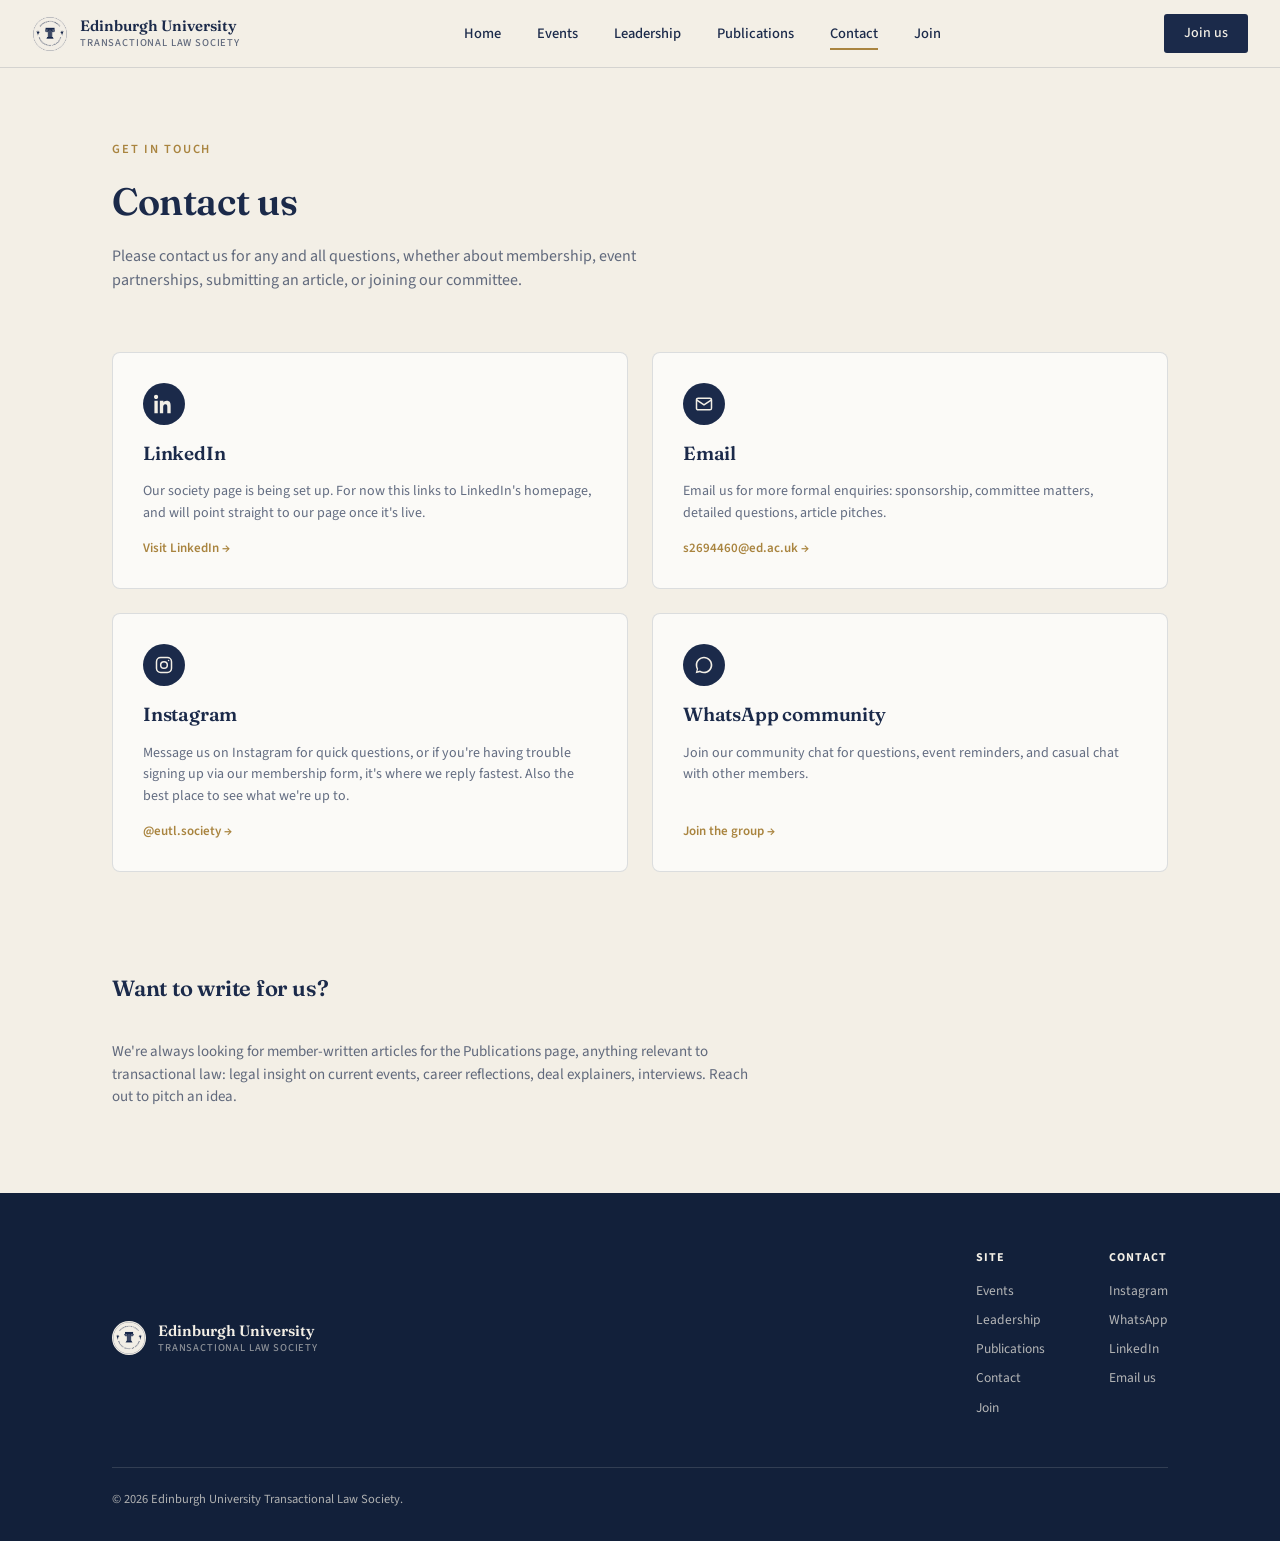
<file: eutls-site/contact.html>
<!DOCTYPE html>
<html lang="en">
<head>
<meta charset="UTF-8">
<meta name="viewport" content="width=device-width, initial-scale=1.0">
<title>Contact — Edinburgh University Transactional Law Society</title>
<link rel="preconnect" href="https://fonts.googleapis.com">
<link href="https://fonts.googleapis.com/css2?family=Fraunces:opsz,wght@9..144,400;9..144,500;9..144,600&family=Source+Sans+3:wght@400;500;600&display=swap" rel="stylesheet">
<style>
:root {
  --navy: #1B2A4A; --navy-deep: #12203A;
  --cream: #F3EFE6; --cream-warm: #ECE5D6; --white: #FBFAF7;
  --brass: #A9843F; --line: rgba(27,42,74,0.14); --text-soft: rgba(27,42,74,0.68);
}
* { margin:0; padding:0; box-sizing:border-box; }
body { background: var(--cream); color: var(--navy); font-family:'Source Sans 3',sans-serif; line-height:1.5; }
h1,h2,h3 { font-family:'Fraunces',serif; font-weight:600; letter-spacing:-0.01em; }
a { color:inherit; text-decoration:none; }
img { max-width:100%; display:block; }
.wrap { max-width:1120px; margin:0 auto; padding:0 32px; }

/* Header / nav */
header { border-bottom:1px solid var(--line); background:var(--cream); position:sticky; top:0; z-index:10; }
.nav { display:flex; align-items:center; justify-content:space-between; padding:14px 32px; }
.brand { display:flex; align-items:center; gap:12px; }
.brand img { width:36px; height:36px; border-radius:50%; }
.brand-name { font-family:'Fraunces',serif; font-size:15px; font-weight:600; line-height:1.2; }
.brand-name span { display:block; font-family:'Source Sans 3',sans-serif; font-size:10.5px; letter-spacing:0.08em; text-transform:uppercase; color:var(--text-soft); font-weight:500; margin-top:2px; }
nav.links { display:flex; gap:36px; }
nav.links a { font-size:14.5px; font-weight:500; position:relative; padding:4px 0; }
nav.links a.active::after { content:''; position:absolute; left:0; right:0; bottom:-2px; height:2px; background:var(--brass); }
.join-btn { background:var(--navy); color:var(--cream); padding:9px 20px; border-radius:3px; font-size:14px; font-weight:500; }
.menu-toggle { display:none; background:none; border:none; padding:6px; }
.menu-toggle svg { width:22px; height:22px; }

/* Generic page header */
.page-head { padding:64px 32px 40px; border-bottom:1px solid var(--line); }
.eyebrow { font-size:12.5px; letter-spacing:0.14em; text-transform:uppercase; color:var(--brass); font-weight:600; margin-bottom:14px; }
.page-head h1 { font-size:38px; margin-bottom:12px; }
.page-head p { font-size:16px; color:var(--text-soft); max-width:580px; }

/* Hero (home) */
.hero { padding: 96px 32px 88px; overflow:hidden; }
.hero-inner { max-width:1120px; margin:0 auto; display:grid; grid-template-columns:1.1fr 0.9fr; gap:64px; align-items:center; }
.hero h1 { font-size:52px; line-height:1.08; margin-bottom:22px; }
.hero p { font-size:17px; color:var(--text-soft); max-width:480px; margin-bottom:32px; }
.hero-ctas { display:flex; gap:14px; }
.btn-primary { background:var(--navy); color:var(--cream); padding:13px 26px; border-radius:3px; font-size:14.5px; font-weight:500; }
.btn-secondary { border:1px solid var(--navy); padding:12px 25px; border-radius:3px; font-size:14.5px; font-weight:500; }
.hero-column { display:flex; align-items:center; justify-content:center; position:relative; }
.column-graphic { width:100%; max-width:280px; }

/* Mission strip */
.mission-strip { background:var(--navy); color:var(--cream); padding:46px 32px; }
.mission-strip .wrap { display:flex; gap:56px; align-items:center; }
.mission-strip p.quote { font-family:'Fraunces',serif; font-size:21px; font-weight:500; line-height:1.45; flex:1.4; }
.mission-stats { display:flex; gap:40px; flex:1; }
.stat-num { font-family:'Fraunces',serif; font-size:30px; font-weight:600; color:var(--brass); }
.stat-label { font-size:12px; color:rgba(243,239,230,0.7); text-transform:uppercase; letter-spacing:0.06em; margin-top:4px; }

/* Section generic */
section { padding: 84px 32px; }
.section-head { display:flex; justify-content:space-between; align-items:flex-end; margin-bottom:40px; border-bottom:1px solid var(--line); padding-bottom:22px; }
.section-head h2 { font-size:30px; }
.section-head a.view-all { font-size:13.5px; font-weight:600; color:var(--brass); }

/* Event rows (shared: home teaser + events page) */
.event-row { display:grid; grid-template-columns:88px 1fr auto auto; gap:24px; align-items:center; padding:20px 0; border-bottom:1px solid var(--line); }
.event-date { font-family:'Fraunces',serif; text-align:center; }
.event-date .day { font-size:26px; font-weight:600; display:block; line-height:1; }
.event-date .mon { font-size:11.5px; text-transform:uppercase; letter-spacing:0.06em; color:var(--text-soft); }
.event-title { font-size:16.5px; font-weight:600; margin-bottom:4px; }
.event-meta { font-size:13.5px; color:var(--text-soft); }
.event-tag { font-size:11.5px; text-transform:uppercase; letter-spacing:0.06em; font-weight:600; color:var(--navy); background:var(--cream-warm); padding:6px 12px; border-radius:20px; white-space:nowrap; }
.event-cta { font-size:13.5px; font-weight:600; color:var(--brass); white-space:nowrap; }

/* Events page specific */
.filters { display:flex; gap:10px; padding:28px 32px 0; }
.filter-pill { font-size:13px; font-weight:600; padding:7px 16px; border-radius:20px; border:1px solid var(--line); color:var(--text-soft); }
.filter-pill.active { background:var(--navy); color:var(--cream); border-color:var(--navy); }
.events-list { padding:20px 32px 90px; }
.month-label { font-size:12.5px; text-transform:uppercase; letter-spacing:0.1em; color:var(--text-soft); font-weight:600; margin:32px 0 6px; }
.past-section { background:var(--cream-warm); padding:64px 32px 90px; }
.past-grid { display:grid; grid-template-columns:repeat(3,1fr); gap:24px; margin-top:32px; }
.past-card { background:var(--white); border:1px solid var(--line); border-radius:6px; padding:24px; }
.past-card .tag { font-size:11px; text-transform:uppercase; letter-spacing:0.06em; color:var(--text-soft); font-weight:600; margin-bottom:10px; }
.past-card h4 { font-size:16px; font-weight:600; margin-bottom:6px; }
.past-card p { font-size:13.5px; color:var(--text-soft); }

/* Why join (home) */
.why-grid { display:grid; grid-template-columns:repeat(3,1fr); gap:32px; }
.why-card { background:var(--white); border:1px solid var(--line); border-radius:6px; padding:30px 26px; }
.why-num { font-family:'Fraunces',serif; font-size:13px; color:var(--brass); font-weight:600; margin-bottom:14px; }
.why-card h3 { font-size:18px; margin-bottom:10px; }
.why-card p { font-size:14.5px; color:var(--text-soft); }

/* Publications teaser (home) + full page */
.pub-grid { display:grid; grid-template-columns:1.3fr 1fr; gap:28px; }
.pub-feature { background:var(--navy); color:var(--cream); border-radius:6px; padding:36px; display:flex; flex-direction:column; justify-content:flex-end; min-height:260px; }
.pub-feature .tag { font-size:11.5px; text-transform:uppercase; letter-spacing:0.08em; color:var(--brass); font-weight:600; margin-bottom:12px; }
.pub-feature h3 { font-size:24px; margin-bottom:10px; }
.pub-feature p { font-size:14px; color:rgba(243,239,230,0.75); }
.pub-side { display:flex; flex-direction:column; gap:20px; }
.pub-mini { border:1px solid var(--line); border-radius:6px; padding:22px; background:var(--white); }
.pub-mini .tag { font-size:11px; text-transform:uppercase; letter-spacing:0.06em; color:var(--text-soft); font-weight:600; margin-bottom:8px; }
.pub-mini h4 { font-size:15.5px; font-weight:600; }

/* Publications page */
.tabs { display:flex; gap:8px; padding:28px 32px 0; }
.tab { font-size:14px; font-weight:600; padding:10px 22px; border-radius:20px; cursor:pointer; }
.tab.active { background:var(--navy); color:var(--cream); }
.tab:not(.active) { color:var(--text-soft); border:1px solid var(--line); }
.tab-panel { display:none; }
.tab-panel.active { display:block; }
.nl-section { padding:36px 32px 80px; }
.nl-feature { background:var(--navy); color:var(--cream); border-radius:8px; padding:40px; display:grid; grid-template-columns:1fr auto; gap:24px; align-items:center; margin-bottom:28px; }
.nl-feature .tag { font-size:11.5px; text-transform:uppercase; letter-spacing:0.08em; color:var(--brass); font-weight:600; margin-bottom:12px; }
.nl-feature h3 { font-size:26px; margin-bottom:10px; }
.nl-feature p { font-size:14.5px; color:rgba(243,239,230,0.75); max-width:480px; }
.nl-feature .read-btn { background:var(--cream); color:var(--navy); padding:12px 24px; border-radius:3px; font-size:14px; font-weight:600; white-space:nowrap; }
.nl-item { display:flex; justify-content:space-between; align-items:center; padding:18px 0; border-bottom:1px solid var(--line); }
.nl-item-title { font-size:15.5px; font-weight:600; }
.nl-item-date { font-size:13px; color:var(--text-soft); }
.nl-item-link { font-size:13px; font-weight:600; color:var(--brass); }
.articles-section { background:var(--cream-warm); padding:64px 32px 90px; }
.article-grid { display:grid; grid-template-columns:repeat(3,1fr); gap:24px; margin-top:32px; }
.article-card { background:var(--white); border:1px solid var(--line); border-radius:6px; overflow:hidden; }
.article-cover { aspect-ratio:16/10; background:var(--cream-warm); border-bottom:1px solid var(--line); }
.article-body { padding:22px; }
.article-cat { font-size:11px; text-transform:uppercase; letter-spacing:0.06em; color:var(--brass); font-weight:600; margin-bottom:8px; }
.article-title { font-size:16.5px; font-weight:600; margin-bottom:8px; line-height:1.3; }
.article-meta { font-size:12.5px; color:var(--text-soft); }

/* Sponsors (home) */
.sponsors { background:var(--cream-warm); }
.sponsor-row { display:flex; align-items:center; justify-content:space-between; gap:30px; flex-wrap:wrap; }
.sponsor-mark { font-family:'Fraunces',serif; font-size:17px; font-weight:600; color:var(--text-soft); opacity:0.6; }

/* Leadership */
.team-grid { padding:56px 32px 90px; display:grid; grid-template-columns:repeat(3,1fr); gap:28px; }
.profile-card { background:var(--white); border:1px solid var(--line); border-radius:6px; overflow:hidden; }
.profile-photo { aspect-ratio:1/1; background:var(--cream-warm); display:flex; align-items:center; justify-content:center; color:var(--text-soft); border-bottom:1px solid var(--line); }
.profile-photo svg { width:44px; height:44px; opacity:0.35; }
.profile-body { padding:22px 22px 24px; }
.profile-role { font-size:11.5px; text-transform:uppercase; letter-spacing:0.08em; color:var(--brass); font-weight:600; margin-bottom:6px; }
.profile-name { font-size:19px; font-weight:600; margin-bottom:10px; }
.profile-bio { font-size:13.5px; color:var(--text-soft); margin-bottom:14px; }
.profile-link { font-size:12.5px; font-weight:600; color:var(--navy); display:flex; align-items:center; gap:6px; }

/* Join page */
.join-hero { padding:72px 32px 0; }
.join-hero h1 { font-size:40px; margin-bottom:14px; max-width:600px; }
.join-hero p { font-size:16px; color:var(--text-soft); max-width:540px; }
.join-layout { padding:48px 32px 100px; display:grid; grid-template-columns:1fr 1fr; gap:56px; align-items:start; }
.perks-list { display:flex; flex-direction:column; gap:22px; }
.perk { display:flex; gap:16px; }
.perk-icon { width:38px; height:38px; border-radius:50%; background:var(--navy); color:var(--cream); flex-shrink:0; display:flex; align-items:center; justify-content:center; font-family:'Fraunces',serif; font-weight:600; font-size:14px; }
.perk h4 { font-size:15.5px; font-weight:600; margin-bottom:4px; }
.perk p { font-size:13.5px; color:var(--text-soft); }
.form-card { background:var(--white); border:1px solid var(--line); border-radius:8px; padding:36px; }
.form-card h3 { font-size:20px; margin-bottom:6px; }
.form-card .sub { font-size:13.5px; color:var(--text-soft); margin-bottom:26px; }
.field { margin-bottom:18px; }
.field label { display:block; font-size:12.5px; font-weight:600; margin-bottom:7px; color:var(--navy); }
.field input { width:100%; padding:11px 14px; border:1px solid var(--line); border-radius:4px; background:var(--cream); font-family:'Source Sans 3',sans-serif; font-size:14px; color:var(--navy); }
.field input::placeholder { color:rgba(27,42,74,0.35); }
.submit-btn { width:100%; background:var(--navy); color:var(--cream); padding:13px; border-radius:4px; font-size:14.5px; font-weight:600; margin-top:6px; text-align:center; border:none; cursor:pointer; font-family:inherit; }
.form-note { font-size:11.5px; color:var(--text-soft); margin-top:14px; text-align:center; }

/* Footer */
footer { background:var(--navy-deep); color:rgba(243,239,230,0.7); padding:56px 32px 32px; }
.footer-top { display:flex; justify-content:space-between; gap:40px; margin-bottom:40px; }
.footer-brand { display:flex; gap:12px; align-items:center; }
.footer-brand img { width:34px; height:34px; border-radius:50%; }
.footer-brand .brand-name { color:var(--cream); }
.footer-brand .brand-name span { color:rgba(243,239,230,0.55); }
.footer-cols { display:flex; gap:64px; }
.footer-col h5 { font-size:12px; text-transform:uppercase; letter-spacing:0.08em; color:var(--cream); margin-bottom:14px; }
.footer-col a { display:block; font-size:13.5px; margin-bottom:9px; color:rgba(243,239,230,0.72); }
.footer-bottom { border-top:1px solid rgba(243,239,230,0.14); padding-top:22px; font-size:12.5px; }

/* Leadership — no photo variant */
.profile-card.no-photo .profile-body { padding:24px; }

/* Events — clickable rows, non-clickable past rows */
a.event-row { display:grid; text-decoration:none; color:inherit; transition:background 0.15s; }
a.event-row:hover { background:var(--cream-warm); }
.event-row.past { cursor:default; opacity:0.82; }
.event-row.past:hover { background:transparent; }
.filter-pill { cursor:pointer; }

/* Publications — article links, no image */
a.article-card { display:block; text-decoration:none; color:inherit; transition:box-shadow 0.15s; }
a.article-card:hover { box-shadow:0 2px 10px rgba(27,42,74,0.08); }
a.nl-item, a.nl-feature { display:grid; text-decoration:none; color:inherit; }
a.nl-item { display:flex; }
.nl-item:hover, a.article-card:hover { background:var(--cream-warm); }

/* Detail / reading pages */
.detail-head { padding:64px 32px 32px; border-bottom:1px solid var(--line); }
.detail-back { font-size:13.5px; font-weight:600; color:var(--brass); margin-bottom:24px; display:inline-block; }
.detail-meta-row { display:flex; gap:16px; align-items:center; font-size:13.5px; color:var(--text-soft); margin-bottom:18px; flex-wrap:wrap; }
.detail-body { padding:48px 32px 90px; max-width:760px; margin:0 auto; }
.detail-body p { font-size:16px; line-height:1.7; color:var(--navy); margin-bottom:20px; }

/* Contact page */
.contact-hero { padding:72px 32px 20px; }
.contact-hero p { font-size:16px; color:var(--text-soft); max-width:560px; margin-top:14px; }
.contact-grid { padding:40px 32px 100px; display:grid; grid-template-columns:repeat(2,1fr); gap:24px; }
.contact-card { background:var(--white); border:1px solid var(--line); border-radius:8px; padding:30px; display:flex; flex-direction:column; gap:14px; text-decoration:none; color:inherit; transition:box-shadow 0.15s; }
.contact-card:hover { box-shadow:0 2px 14px rgba(27,42,74,0.09); }
.contact-icon { width:42px; height:42px; border-radius:50%; background:var(--navy); color:var(--cream); display:flex; align-items:center; justify-content:center; }
.contact-icon svg { width:20px; height:20px; }
.contact-card h3 { font-size:19px; }
.contact-card p { font-size:14px; color:var(--text-soft); line-height:1.55; }
.contact-card .cta { font-size:13px; font-weight:600; color:var(--brass); margin-top:auto; }

/* Responsive */
@media (max-width: 860px) {
  .hero-inner { grid-template-columns:1fr; }
  .hero-column { display:none; }
  .why-grid { grid-template-columns:1fr; }
  .pub-grid { grid-template-columns:1fr; }
  .mission-strip .wrap { flex-direction:column; align-items:flex-start; }
  .team-grid { grid-template-columns:1fr; }
  .article-grid { grid-template-columns:1fr; }
  .past-grid { grid-template-columns:1fr; }
  .join-layout { grid-template-columns:1fr; }
  .nl-feature { grid-template-columns:1fr; }
  .footer-top { flex-direction:column; gap:28px; }
  .footer-cols { gap:40px; }

  nav.links { display:none; position:absolute; top:100%; left:0; right:0; background:var(--cream); flex-direction:column; gap:0; border-bottom:1px solid var(--line); padding:8px 32px 16px; }
  nav.links.open { display:flex; }
  nav.links a { padding:12px 0; border-bottom:1px solid var(--line); }
  nav.links a:last-child { border-bottom:none; }
  .menu-toggle { display:block; }
  .join-btn { display:none; }
  header { position:sticky; }

  .event-row { grid-template-columns:56px 1fr; row-gap:6px; }
  .event-row .event-tag, .event-row .event-cta { display:none; }
  .contact-grid { grid-template-columns:1fr; }
}

</style>

<script defer type="module" src="https://static.cloudflareinsights.com/beacon.min.js" data-cf-beacon='{"token": "8230e5f3593f4007ab31b7d500891e15"}'></script>
</head>
<body>

<header>
  <div class="nav">
    <div class="brand">
      <img src="logo.png" alt="EUTLS crest">
      <div class="brand-name">Edinburgh University<span>Transactional Law Society</span></div>
    </div>
    <nav class="links" id="navLinks">
      <a href="/index.html">Home</a>
      <a href="/events.html">Events</a>
      <a href="/leadership.html">Leadership</a>
      <a href="/publications.html">Publications</a>
      <a href="/contact.html" class="active">Contact</a>
      <a href="/join.html">Join</a>
    </nav>
    <a href="/join.html" class="join-btn">Join us</a>
    <button class="menu-toggle" id="menuToggle" aria-label="Toggle menu">
      <svg viewBox="0 0 24 24" fill="none" stroke="#1B2A4A" stroke-width="2"><line x1="3" y1="6" x2="21" y2="6"/><line x1="3" y1="12" x2="21" y2="12"/><line x1="3" y1="18" x2="21" y2="18"/></svg>
    </button>
  </div>
</header>

<div class="contact-hero wrap">
  <div class="eyebrow">Get in touch</div>
  <h1 style="font-size:38px;">Contact us</h1>
  <p>Please contact us for any and all questions, whether about membership, event partnerships, submitting an article, or joining our committee.</p>
</div>

<div class="contact-grid wrap">
  <a class="contact-card" href="https://www.linkedin.com" target="_blank" rel="noopener">
    <div class="contact-icon"><svg viewBox="0 0 24 24" fill="currentColor"><path d="M4.98 3.5C4.98 4.88 3.94 6 2.5 6S0 4.88 0 3.5 1.06 1 2.5 1s2.48 1.12 2.48 2.5zM.5 8h4V23h-4V8zm7 0h3.83v2.05h.05c.53-1 1.84-2.05 3.79-2.05 4.05 0 4.8 2.67 4.8 6.14V23h-4v-6.9c0-1.65-.03-3.77-2.3-3.77-2.3 0-2.65 1.8-2.65 3.65V23h-4V8z"/></svg></div>
    <h3>LinkedIn</h3>
    <p>Our society page is being set up. For now this links to LinkedIn's homepage, and will point straight to our page once it's live.</p>
    <div class="cta">Visit LinkedIn →</div>
  </a>

  <a class="contact-card" href="mailto:s2694460@ed.ac.uk">
    <div class="contact-icon"><svg viewBox="0 0 24 24" fill="none" stroke="currentColor" stroke-width="1.8"><rect x="3" y="5" width="18" height="14" rx="2"/><path d="M3 7l9 6 9-6"/></svg></div>
    <h3>Email</h3>
    <p>Email us for more formal enquiries: sponsorship, committee matters, detailed questions, article pitches.</p>
    <div class="cta">s2694460@ed.ac.uk →</div>
  </a>

  <a class="contact-card" href="https://www.instagram.com/eutl.society?igsi=ejczN2JxeW9nNTJ5&utm_source=qr" target="_blank" rel="noopener">
    <div class="contact-icon"><svg viewBox="0 0 24 24" fill="none" stroke="currentColor" stroke-width="1.8"><rect x="3" y="3" width="18" height="18" rx="5"/><circle cx="12" cy="12" r="4"/><circle cx="17.5" cy="6.5" r="0.9" fill="currentColor" stroke="none"/></svg></div>
    <h3>Instagram</h3>
    <p>Message us on Instagram for quick questions, or if you're having trouble signing up via our membership form, it's where we reply fastest. Also the best place to see what we're up to.</p>
    <div class="cta">@eutl.society →</div>
  </a>

  <a class="contact-card" href="https://chat.whatsapp.com/KjmdOLC6unAFqR77vFEzIg" target="_blank" rel="noopener">
    <div class="contact-icon"><svg viewBox="0 0 24 24" fill="currentColor"><path d="M12 2C6.48 2 2 6.48 2 12c0 1.85.5 3.58 1.36 5.07L2 22l5.07-1.33A9.94 9.94 0 0 0 12 22c5.52 0 10-4.48 10-10S17.52 2 12 2zm0 18c-1.6 0-3.1-.43-4.4-1.18l-.31-.18-3.12.82.83-3.04-.2-.32A7.94 7.94 0 0 1 4 12c0-4.41 3.59-8 8-8s8 3.59 8 8-3.59 8-8 8z"/></svg></div>
    <h3>WhatsApp community</h3>
    <p>Join our community chat for questions, event reminders, and casual chat with other members.</p>
    <div class="cta">Join the group →</div>
  </a>
</div>

<section style="padding-top:0;">
  <div class="wrap">
    <div class="section-head" style="border:none; margin-bottom:14px;"><h2 style="font-size:22px;">Want to write for us?</h2></div>
    <p style="font-size:15px; color:var(--text-soft); max-width:640px;">We're always looking for member-written articles for the Publications page, anything relevant to transactional law: legal insight on current events, career reflections, deal explainers, interviews. Reach out to pitch an idea.</p>
  </div>
</section>

<footer>
  <div class="wrap">
    <div class="footer-top">
      <div class="footer-brand">
        <img src="logo.png" alt="EUTLS crest">
        <div class="brand-name">Edinburgh University<span>Transactional Law Society</span></div>
      </div>
      <div class="footer-cols">
        <div class="footer-col">
          <h5>Site</h5>
          <a href="/events.html">Events</a>
          <a href="/leadership.html">Leadership</a>
          <a href="/publications.html">Publications</a>
          <a href="/contact.html">Contact</a>
          <a href="/join.html">Join</a>
        </div>
        <div class="footer-col">
          <h5>Contact</h5>
          <a href="https://www.instagram.com/eutl.society?igsi=ejczN2JxeW9nNTJ5&utm_source=qr" target="_blank" rel="noopener">Instagram</a>
          <a href="https://chat.whatsapp.com/KjmdOLC6unAFqR77vFEzIg" target="_blank" rel="noopener">WhatsApp</a>
          <a href="https://www.linkedin.com" target="_blank" rel="noopener">LinkedIn</a>
          <a href="mailto:s2694460@ed.ac.uk">Email us</a>
        </div>
      </div>
    </div>
    <div class="footer-bottom">© 2026 Edinburgh University Transactional Law Society.</div>
  </div>
</footer>

<script>
  const t = document.getElementById('menuToggle');
  const n = document.getElementById('navLinks');
  if (t) t.addEventListener('click', () => n.classList.toggle('open'));
</script>

</body>
</html>
</file>
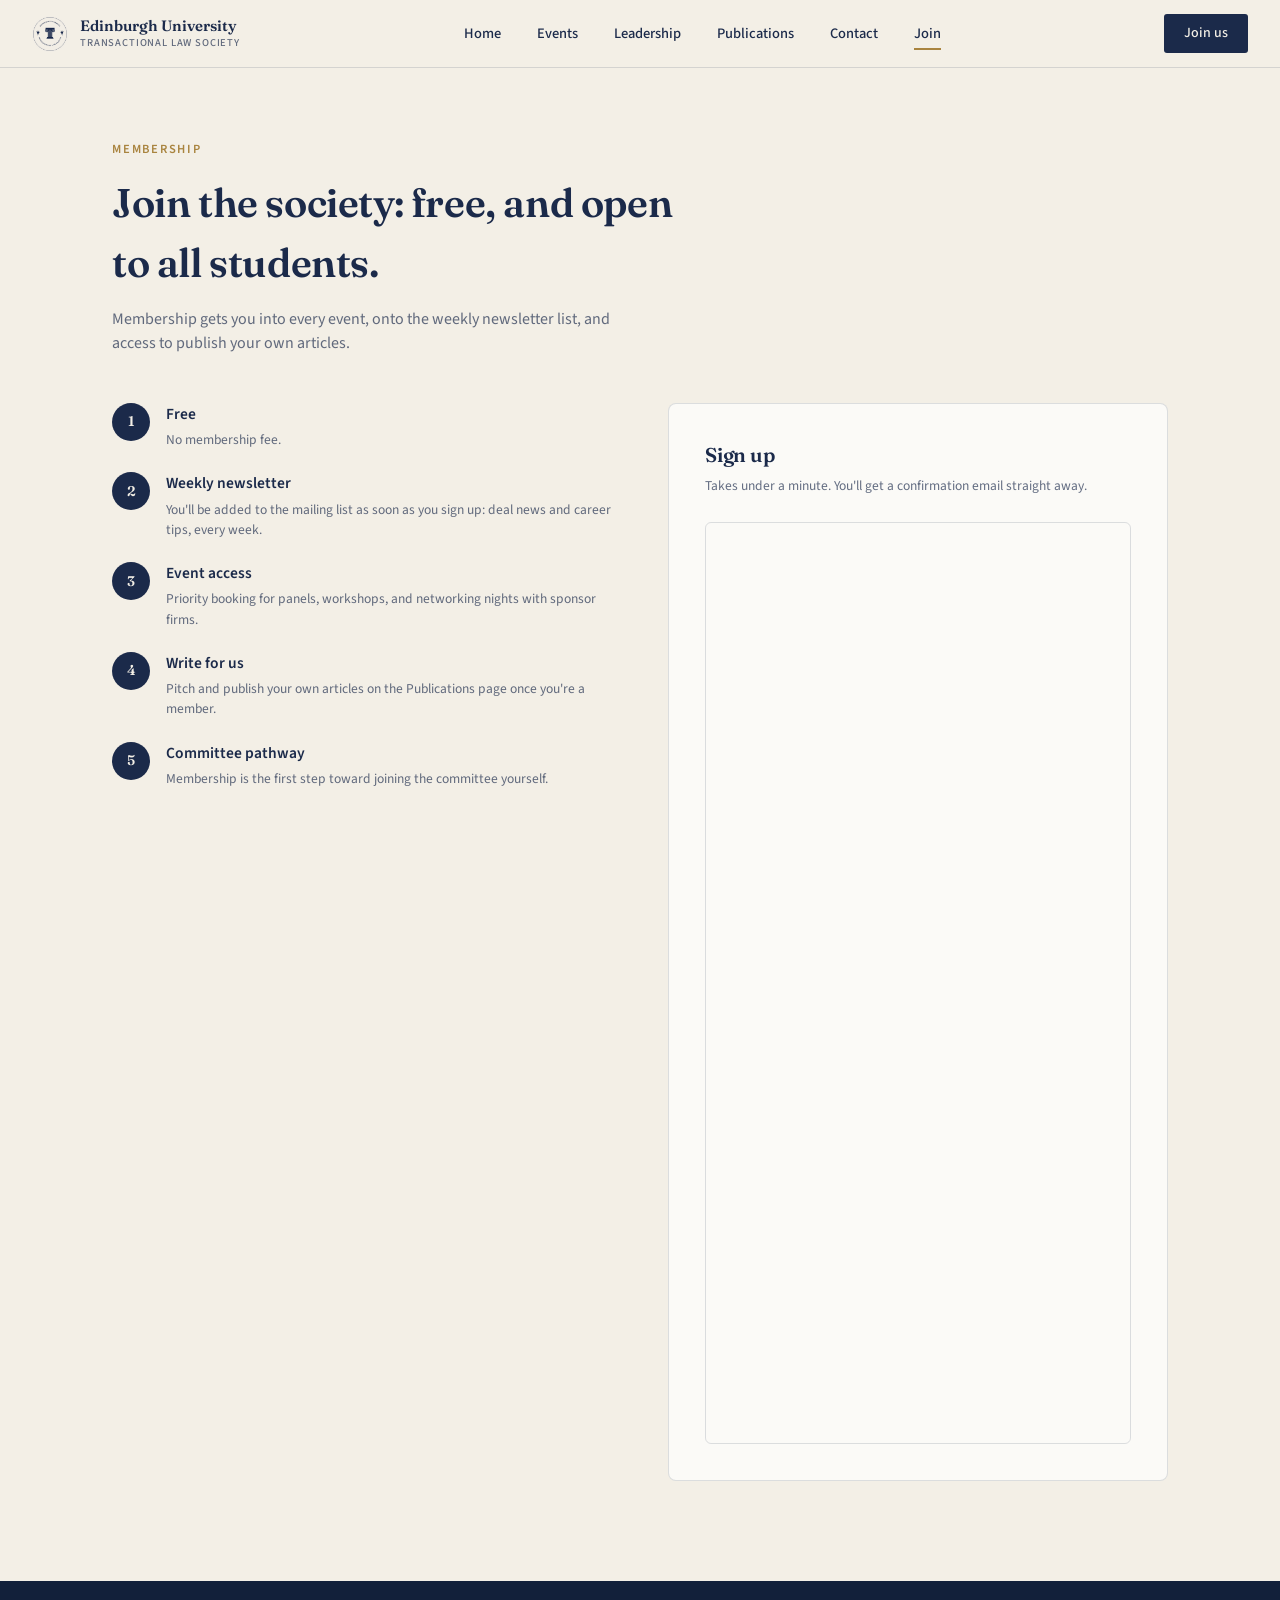
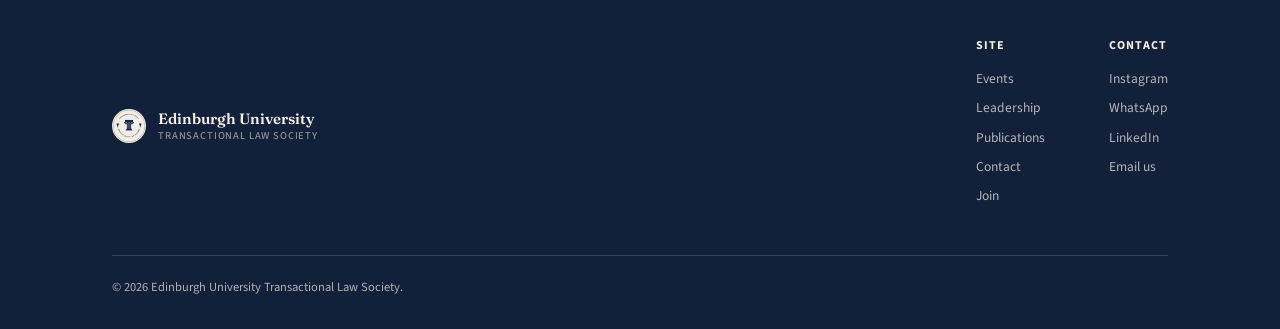
<file: eutls-site/join.html>
<!DOCTYPE html>
<html lang="en">
<head>
<meta charset="UTF-8">
<meta name="viewport" content="width=device-width, initial-scale=1.0">
<title>Join — Edinburgh University Transactional Law Society</title>
<link rel="preconnect" href="https://fonts.googleapis.com">
<link href="https://fonts.googleapis.com/css2?family=Fraunces:opsz,wght@9..144,400;9..144,500;9..144,600&family=Source+Sans+3:wght@400;500;600&display=swap" rel="stylesheet">
<style>
:root {
  --navy: #1B2A4A; --navy-deep: #12203A;
  --cream: #F3EFE6; --cream-warm: #ECE5D6; --white: #FBFAF7;
  --brass: #A9843F; --line: rgba(27,42,74,0.14); --text-soft: rgba(27,42,74,0.68);
}
* { margin:0; padding:0; box-sizing:border-box; }
body { background: var(--cream); color: var(--navy); font-family:'Source Sans 3',sans-serif; line-height:1.5; }
h1,h2,h3 { font-family:'Fraunces',serif; font-weight:600; letter-spacing:-0.01em; }
a { color:inherit; text-decoration:none; }
img { max-width:100%; display:block; }
.wrap { max-width:1120px; margin:0 auto; padding:0 32px; }

/* Header / nav */
header { border-bottom:1px solid var(--line); background:var(--cream); position:sticky; top:0; z-index:10; }
.nav { display:flex; align-items:center; justify-content:space-between; padding:14px 32px; }
.brand { display:flex; align-items:center; gap:12px; }
.brand img { width:36px; height:36px; border-radius:50%; }
.brand-name { font-family:'Fraunces',serif; font-size:15px; font-weight:600; line-height:1.2; }
.brand-name span { display:block; font-family:'Source Sans 3',sans-serif; font-size:10.5px; letter-spacing:0.08em; text-transform:uppercase; color:var(--text-soft); font-weight:500; margin-top:2px; }
nav.links { display:flex; gap:36px; }
nav.links a { font-size:14.5px; font-weight:500; position:relative; padding:4px 0; }
nav.links a.active::after { content:''; position:absolute; left:0; right:0; bottom:-2px; height:2px; background:var(--brass); }
.join-btn { background:var(--navy); color:var(--cream); padding:9px 20px; border-radius:3px; font-size:14px; font-weight:500; }
.menu-toggle { display:none; background:none; border:none; padding:6px; }
.menu-toggle svg { width:22px; height:22px; }

/* Generic page header */
.page-head { padding:64px 32px 40px; border-bottom:1px solid var(--line); }
.eyebrow { font-size:12.5px; letter-spacing:0.14em; text-transform:uppercase; color:var(--brass); font-weight:600; margin-bottom:14px; }
.page-head h1 { font-size:38px; margin-bottom:12px; }
.page-head p { font-size:16px; color:var(--text-soft); max-width:580px; }

/* Hero (home) */
.hero { padding: 96px 32px 88px; overflow:hidden; }
.hero-inner { max-width:1120px; margin:0 auto; display:grid; grid-template-columns:1.1fr 0.9fr; gap:64px; align-items:center; }
.hero h1 { font-size:52px; line-height:1.08; margin-bottom:22px; }
.hero p { font-size:17px; color:var(--text-soft); max-width:480px; margin-bottom:32px; }
.hero-ctas { display:flex; gap:14px; }
.btn-primary { background:var(--navy); color:var(--cream); padding:13px 26px; border-radius:3px; font-size:14.5px; font-weight:500; }
.btn-secondary { border:1px solid var(--navy); padding:12px 25px; border-radius:3px; font-size:14.5px; font-weight:500; }
.hero-column { display:flex; align-items:center; justify-content:center; position:relative; }
.column-graphic { width:100%; max-width:280px; }

/* Mission strip */
.mission-strip { background:var(--navy); color:var(--cream); padding:46px 32px; }
.mission-strip .wrap { display:flex; gap:56px; align-items:center; }
.mission-strip p.quote { font-family:'Fraunces',serif; font-size:21px; font-weight:500; line-height:1.45; flex:1.4; }
.mission-stats { display:flex; gap:40px; flex:1; }
.stat-num { font-family:'Fraunces',serif; font-size:30px; font-weight:600; color:var(--brass); }
.stat-label { font-size:12px; color:rgba(243,239,230,0.7); text-transform:uppercase; letter-spacing:0.06em; margin-top:4px; }

/* Section generic */
section { padding: 84px 32px; }
.section-head { display:flex; justify-content:space-between; align-items:flex-end; margin-bottom:40px; border-bottom:1px solid var(--line); padding-bottom:22px; }
.section-head h2 { font-size:30px; }
.section-head a.view-all { font-size:13.5px; font-weight:600; color:var(--brass); }

/* Event rows (shared: home teaser + events page) */
.event-row { display:grid; grid-template-columns:88px 1fr auto auto; gap:24px; align-items:center; padding:20px 0; border-bottom:1px solid var(--line); }
.event-date { font-family:'Fraunces',serif; text-align:center; }
.event-date .day { font-size:26px; font-weight:600; display:block; line-height:1; }
.event-date .mon { font-size:11.5px; text-transform:uppercase; letter-spacing:0.06em; color:var(--text-soft); }
.event-title { font-size:16.5px; font-weight:600; margin-bottom:4px; }
.event-meta { font-size:13.5px; color:var(--text-soft); }
.event-tag { font-size:11.5px; text-transform:uppercase; letter-spacing:0.06em; font-weight:600; color:var(--navy); background:var(--cream-warm); padding:6px 12px; border-radius:20px; white-space:nowrap; }
.event-cta { font-size:13.5px; font-weight:600; color:var(--brass); white-space:nowrap; }

/* Events page specific */
.filters { display:flex; gap:10px; padding:28px 32px 0; }
.filter-pill { font-size:13px; font-weight:600; padding:7px 16px; border-radius:20px; border:1px solid var(--line); color:var(--text-soft); }
.filter-pill.active { background:var(--navy); color:var(--cream); border-color:var(--navy); }
.events-list { padding:20px 32px 90px; }
.month-label { font-size:12.5px; text-transform:uppercase; letter-spacing:0.1em; color:var(--text-soft); font-weight:600; margin:32px 0 6px; }
.past-section { background:var(--cream-warm); padding:64px 32px 90px; }
.past-grid { display:grid; grid-template-columns:repeat(3,1fr); gap:24px; margin-top:32px; }
.past-card { background:var(--white); border:1px solid var(--line); border-radius:6px; padding:24px; }
.past-card .tag { font-size:11px; text-transform:uppercase; letter-spacing:0.06em; color:var(--text-soft); font-weight:600; margin-bottom:10px; }
.past-card h4 { font-size:16px; font-weight:600; margin-bottom:6px; }
.past-card p { font-size:13.5px; color:var(--text-soft); }

/* Why join (home) */
.why-grid { display:grid; grid-template-columns:repeat(3,1fr); gap:32px; }
.why-card { background:var(--white); border:1px solid var(--line); border-radius:6px; padding:30px 26px; }
.why-num { font-family:'Fraunces',serif; font-size:13px; color:var(--brass); font-weight:600; margin-bottom:14px; }
.why-card h3 { font-size:18px; margin-bottom:10px; }
.why-card p { font-size:14.5px; color:var(--text-soft); }

/* Publications teaser (home) + full page */
.pub-grid { display:grid; grid-template-columns:1.3fr 1fr; gap:28px; }
.pub-feature { background:var(--navy); color:var(--cream); border-radius:6px; padding:36px; display:flex; flex-direction:column; justify-content:flex-end; min-height:260px; }
.pub-feature .tag { font-size:11.5px; text-transform:uppercase; letter-spacing:0.08em; color:var(--brass); font-weight:600; margin-bottom:12px; }
.pub-feature h3 { font-size:24px; margin-bottom:10px; }
.pub-feature p { font-size:14px; color:rgba(243,239,230,0.75); }
.pub-side { display:flex; flex-direction:column; gap:20px; }
.pub-mini { border:1px solid var(--line); border-radius:6px; padding:22px; background:var(--white); }
.pub-mini .tag { font-size:11px; text-transform:uppercase; letter-spacing:0.06em; color:var(--text-soft); font-weight:600; margin-bottom:8px; }
.pub-mini h4 { font-size:15.5px; font-weight:600; }

/* Publications page */
.tabs { display:flex; gap:8px; padding:28px 32px 0; }
.tab { font-size:14px; font-weight:600; padding:10px 22px; border-radius:20px; cursor:pointer; }
.tab.active { background:var(--navy); color:var(--cream); }
.tab:not(.active) { color:var(--text-soft); border:1px solid var(--line); }
.tab-panel { display:none; }
.tab-panel.active { display:block; }
.nl-section { padding:36px 32px 80px; }
.nl-feature { background:var(--navy); color:var(--cream); border-radius:8px; padding:40px; display:grid; grid-template-columns:1fr auto; gap:24px; align-items:center; margin-bottom:28px; }
.nl-feature .tag { font-size:11.5px; text-transform:uppercase; letter-spacing:0.08em; color:var(--brass); font-weight:600; margin-bottom:12px; }
.nl-feature h3 { font-size:26px; margin-bottom:10px; }
.nl-feature p { font-size:14.5px; color:rgba(243,239,230,0.75); max-width:480px; }
.nl-feature .read-btn { background:var(--cream); color:var(--navy); padding:12px 24px; border-radius:3px; font-size:14px; font-weight:600; white-space:nowrap; }
.nl-item { display:flex; justify-content:space-between; align-items:center; padding:18px 0; border-bottom:1px solid var(--line); }
.nl-item-title { font-size:15.5px; font-weight:600; }
.nl-item-date { font-size:13px; color:var(--text-soft); }
.nl-item-link { font-size:13px; font-weight:600; color:var(--brass); }
.articles-section { background:var(--cream-warm); padding:64px 32px 90px; }
.article-grid { display:grid; grid-template-columns:repeat(3,1fr); gap:24px; margin-top:32px; }
.article-card { background:var(--white); border:1px solid var(--line); border-radius:6px; overflow:hidden; }
.article-cover { aspect-ratio:16/10; background:var(--cream-warm); border-bottom:1px solid var(--line); }
.article-body { padding:22px; }
.article-cat { font-size:11px; text-transform:uppercase; letter-spacing:0.06em; color:var(--brass); font-weight:600; margin-bottom:8px; }
.article-title { font-size:16.5px; font-weight:600; margin-bottom:8px; line-height:1.3; }
.article-meta { font-size:12.5px; color:var(--text-soft); }

/* Sponsors (home) */
.sponsors { background:var(--cream-warm); }
.sponsor-row { display:flex; align-items:center; justify-content:space-between; gap:30px; flex-wrap:wrap; }
.sponsor-mark { font-family:'Fraunces',serif; font-size:17px; font-weight:600; color:var(--text-soft); opacity:0.6; }

/* Leadership */
.team-grid { padding:56px 32px 90px; display:grid; grid-template-columns:repeat(3,1fr); gap:28px; }
.profile-card { background:var(--white); border:1px solid var(--line); border-radius:6px; overflow:hidden; }
.profile-photo { aspect-ratio:1/1; background:var(--cream-warm); display:flex; align-items:center; justify-content:center; color:var(--text-soft); border-bottom:1px solid var(--line); }
.profile-photo svg { width:44px; height:44px; opacity:0.35; }
.profile-body { padding:22px 22px 24px; }
.profile-role { font-size:11.5px; text-transform:uppercase; letter-spacing:0.08em; color:var(--brass); font-weight:600; margin-bottom:6px; }
.profile-name { font-size:19px; font-weight:600; margin-bottom:10px; }
.profile-bio { font-size:13.5px; color:var(--text-soft); margin-bottom:14px; }
.profile-link { font-size:12.5px; font-weight:600; color:var(--navy); display:flex; align-items:center; gap:6px; }

/* Join page */
.join-hero { padding:72px 32px 0; }
.join-hero h1 { font-size:40px; margin-bottom:14px; max-width:600px; }
.join-hero p { font-size:16px; color:var(--text-soft); max-width:540px; }
.join-layout { padding:48px 32px 100px; display:grid; grid-template-columns:1fr 1fr; gap:56px; align-items:start; }
.perks-list { display:flex; flex-direction:column; gap:22px; }
.perk { display:flex; gap:16px; }
.perk-icon { width:38px; height:38px; border-radius:50%; background:var(--navy); color:var(--cream); flex-shrink:0; display:flex; align-items:center; justify-content:center; font-family:'Fraunces',serif; font-weight:600; font-size:14px; }
.perk h4 { font-size:15.5px; font-weight:600; margin-bottom:4px; }
.perk p { font-size:13.5px; color:var(--text-soft); }
.form-card { background:var(--white); border:1px solid var(--line); border-radius:8px; padding:36px; }
.form-card h3 { font-size:20px; margin-bottom:6px; }
.form-card .sub { font-size:13.5px; color:var(--text-soft); margin-bottom:26px; }
.field { margin-bottom:18px; }
.field label { display:block; font-size:12.5px; font-weight:600; margin-bottom:7px; color:var(--navy); }
.field input { width:100%; padding:11px 14px; border:1px solid var(--line); border-radius:4px; background:var(--cream); font-family:'Source Sans 3',sans-serif; font-size:14px; color:var(--navy); }
.field input::placeholder { color:rgba(27,42,74,0.35); }
.submit-btn { width:100%; background:var(--navy); color:var(--cream); padding:13px; border-radius:4px; font-size:14.5px; font-weight:600; margin-top:6px; text-align:center; border:none; cursor:pointer; font-family:inherit; }
.form-note { font-size:11.5px; color:var(--text-soft); margin-top:14px; text-align:center; }

/* Footer */
footer { background:var(--navy-deep); color:rgba(243,239,230,0.7); padding:56px 32px 32px; }
.footer-top { display:flex; justify-content:space-between; gap:40px; margin-bottom:40px; }
.footer-brand { display:flex; gap:12px; align-items:center; }
.footer-brand img { width:34px; height:34px; border-radius:50%; }
.footer-brand .brand-name { color:var(--cream); }
.footer-brand .brand-name span { color:rgba(243,239,230,0.55); }
.footer-cols { display:flex; gap:64px; }
.footer-col h5 { font-size:12px; text-transform:uppercase; letter-spacing:0.08em; color:var(--cream); margin-bottom:14px; }
.footer-col a { display:block; font-size:13.5px; margin-bottom:9px; color:rgba(243,239,230,0.72); }
.footer-bottom { border-top:1px solid rgba(243,239,230,0.14); padding-top:22px; font-size:12.5px; }

/* Leadership — no photo variant */
.profile-card.no-photo .profile-body { padding:24px; }

/* Events — clickable rows, non-clickable past rows */
a.event-row { display:grid; text-decoration:none; color:inherit; transition:background 0.15s; }
a.event-row:hover { background:var(--cream-warm); }
.event-row.past { cursor:default; opacity:0.82; }
.event-row.past:hover { background:transparent; }
.filter-pill { cursor:pointer; }

/* Publications — article links, no image */
a.article-card { display:block; text-decoration:none; color:inherit; transition:box-shadow 0.15s; }
a.article-card:hover { box-shadow:0 2px 10px rgba(27,42,74,0.08); }
a.nl-item, a.nl-feature { display:grid; text-decoration:none; color:inherit; }
a.nl-item { display:flex; }
.nl-item:hover, a.article-card:hover { background:var(--cream-warm); }

/* Detail / reading pages */
.detail-head { padding:64px 32px 32px; border-bottom:1px solid var(--line); }
.detail-back { font-size:13.5px; font-weight:600; color:var(--brass); margin-bottom:24px; display:inline-block; }
.detail-meta-row { display:flex; gap:16px; align-items:center; font-size:13.5px; color:var(--text-soft); margin-bottom:18px; flex-wrap:wrap; }
.detail-body { padding:48px 32px 90px; max-width:760px; margin:0 auto; }
.detail-body p { font-size:16px; line-height:1.7; color:var(--navy); margin-bottom:20px; }

/* Contact page */
.contact-hero { padding:72px 32px 20px; }
.contact-hero p { font-size:16px; color:var(--text-soft); max-width:560px; margin-top:14px; }
.contact-grid { padding:40px 32px 100px; display:grid; grid-template-columns:repeat(2,1fr); gap:24px; }
.contact-card { background:var(--white); border:1px solid var(--line); border-radius:8px; padding:30px; display:flex; flex-direction:column; gap:14px; text-decoration:none; color:inherit; transition:box-shadow 0.15s; }
.contact-card:hover { box-shadow:0 2px 14px rgba(27,42,74,0.09); }
.contact-icon { width:42px; height:42px; border-radius:50%; background:var(--navy); color:var(--cream); display:flex; align-items:center; justify-content:center; }
.contact-icon svg { width:20px; height:20px; }
.contact-card h3 { font-size:19px; }
.contact-card p { font-size:14px; color:var(--text-soft); line-height:1.55; }
.contact-card .cta { font-size:13px; font-weight:600; color:var(--brass); margin-top:auto; }

/* Responsive */
@media (max-width: 860px) {
  .hero-inner { grid-template-columns:1fr; }
  .hero-column { display:none; }
  .why-grid { grid-template-columns:1fr; }
  .pub-grid { grid-template-columns:1fr; }
  .mission-strip .wrap { flex-direction:column; align-items:flex-start; }
  .team-grid { grid-template-columns:1fr; }
  .article-grid { grid-template-columns:1fr; }
  .past-grid { grid-template-columns:1fr; }
  .join-layout { grid-template-columns:1fr; }
  .nl-feature { grid-template-columns:1fr; }
  .footer-top { flex-direction:column; gap:28px; }
  .footer-cols { gap:40px; }

  nav.links { display:none; position:absolute; top:100%; left:0; right:0; background:var(--cream); flex-direction:column; gap:0; border-bottom:1px solid var(--line); padding:8px 32px 16px; }
  nav.links.open { display:flex; }
  nav.links a { padding:12px 0; border-bottom:1px solid var(--line); }
  nav.links a:last-child { border-bottom:none; }
  .menu-toggle { display:block; }
  .join-btn { display:none; }
  header { position:sticky; }

  .event-row { grid-template-columns:56px 1fr; row-gap:6px; }
  .event-row .event-tag, .event-row .event-cta { display:none; }
  .contact-grid { grid-template-columns:1fr; }
}

</style>

<script defer type="module" src="https://static.cloudflareinsights.com/beacon.min.js" data-cf-beacon='{"token": "8230e5f3593f4007ab31b7d500891e15"}'></script>
</head>
<body>

<header>
  <div class="nav">
    <div class="brand">
      <img src="logo.png" alt="EUTLS crest">
      <div class="brand-name">Edinburgh University<span>Transactional Law Society</span></div>
    </div>
    <nav class="links" id="navLinks">
      <a href="/index.html">Home</a>
      <a href="/events.html">Events</a>
      <a href="/leadership.html">Leadership</a>
      <a href="/publications.html">Publications</a>
      <a href="/contact.html">Contact</a>
      <a href="/join.html" class="active">Join</a>
    </nav>
    <a href="/join.html" class="join-btn">Join us</a>
    <button class="menu-toggle" id="menuToggle" aria-label="Toggle menu">
      <svg viewBox="0 0 24 24" fill="none" stroke="#1B2A4A" stroke-width="2"><line x1="3" y1="6" x2="21" y2="6"/><line x1="3" y1="12" x2="21" y2="12"/><line x1="3" y1="18" x2="21" y2="18"/></svg>
    </button>
  </div>
</header>

<div class="join-hero wrap">
  <div class="eyebrow">Membership</div>
  <h1>Join the society: free, and open to all students.</h1>
  <p>Membership gets you into every event, onto the weekly newsletter list, and access to publish your own articles.</p>
</div>

<div class="join-layout wrap">
  <div class="perks-list">
    <div class="perk"><div class="perk-icon">1</div><div><h4>Free</h4><p>No membership fee.</p></div></div>
    <div class="perk"><div class="perk-icon">2</div><div><h4>Weekly newsletter</h4><p>You'll be added to the mailing list as soon as you sign up: deal news and career tips, every week.</p></div></div>
    <div class="perk"><div class="perk-icon">3</div><div><h4>Event access</h4><p>Priority booking for panels, workshops, and networking nights with sponsor firms.</p></div></div>
    <div class="perk"><div class="perk-icon">4</div><div><h4>Write for us</h4><p>Pitch and publish your own articles on the Publications page once you're a member.</p></div></div>
    <div class="perk"><div class="perk-icon">5</div><div><h4>Committee pathway</h4><p>Membership is the first step toward joining the committee yourself.</p></div></div>
  </div>

  <div class="form-card">
    <h3>Sign up</h3>
    <div class="sub">Takes under a minute. You'll get a confirmation email straight away.</div>
    <div style="border-radius:6px; overflow:hidden; border:1px solid var(--line);">
      <iframe src="https://docs.google.com/forms/d/e/1FAIpQLSeFcUQ0MkVJySj9S6mBktqbNzLzCMM9cgdvfDzcNfCdwXzxvw/viewform?embedded=true" width="100%" height="920" frameborder="0" marginheight="0" marginwidth="0" style="border:none; display:block;">Loading…</iframe>
    </div>
  </div>
</div>

<footer>
  <div class="wrap">
    <div class="footer-top">
      <div class="footer-brand">
        <img src="logo.png" alt="EUTLS crest">
        <div class="brand-name">Edinburgh University<span>Transactional Law Society</span></div>
      </div>
      <div class="footer-cols">
        <div class="footer-col">
          <h5>Site</h5>
          <a href="/events.html">Events</a>
          <a href="/leadership.html">Leadership</a>
          <a href="/publications.html">Publications</a>
          <a href="/contact.html">Contact</a>
          <a href="/join.html">Join</a>
        </div>
        <div class="footer-col">
          <h5>Contact</h5>
          <a href="https://www.instagram.com/eutl.society?igsi=ejczN2JxeW9nNTJ5&utm_source=qr" target="_blank" rel="noopener">Instagram</a>
          <a href="https://chat.whatsapp.com/KjmdOLC6unAFqR77vFEzIg" target="_blank" rel="noopener">WhatsApp</a>
          <a href="https://www.linkedin.com" target="_blank" rel="noopener">LinkedIn</a>
          <a href="mailto:s2694460@ed.ac.uk">Email us</a>
        </div>
      </div>
    </div>
    <div class="footer-bottom">© 2026 Edinburgh University Transactional Law Society.</div>
  </div>
</footer>

<script>
  const t = document.getElementById('menuToggle');
  const n = document.getElementById('navLinks');
  if (t) t.addEventListener('click', () => n.classList.toggle('open'));
</script>

</body>
</html>
</file>
